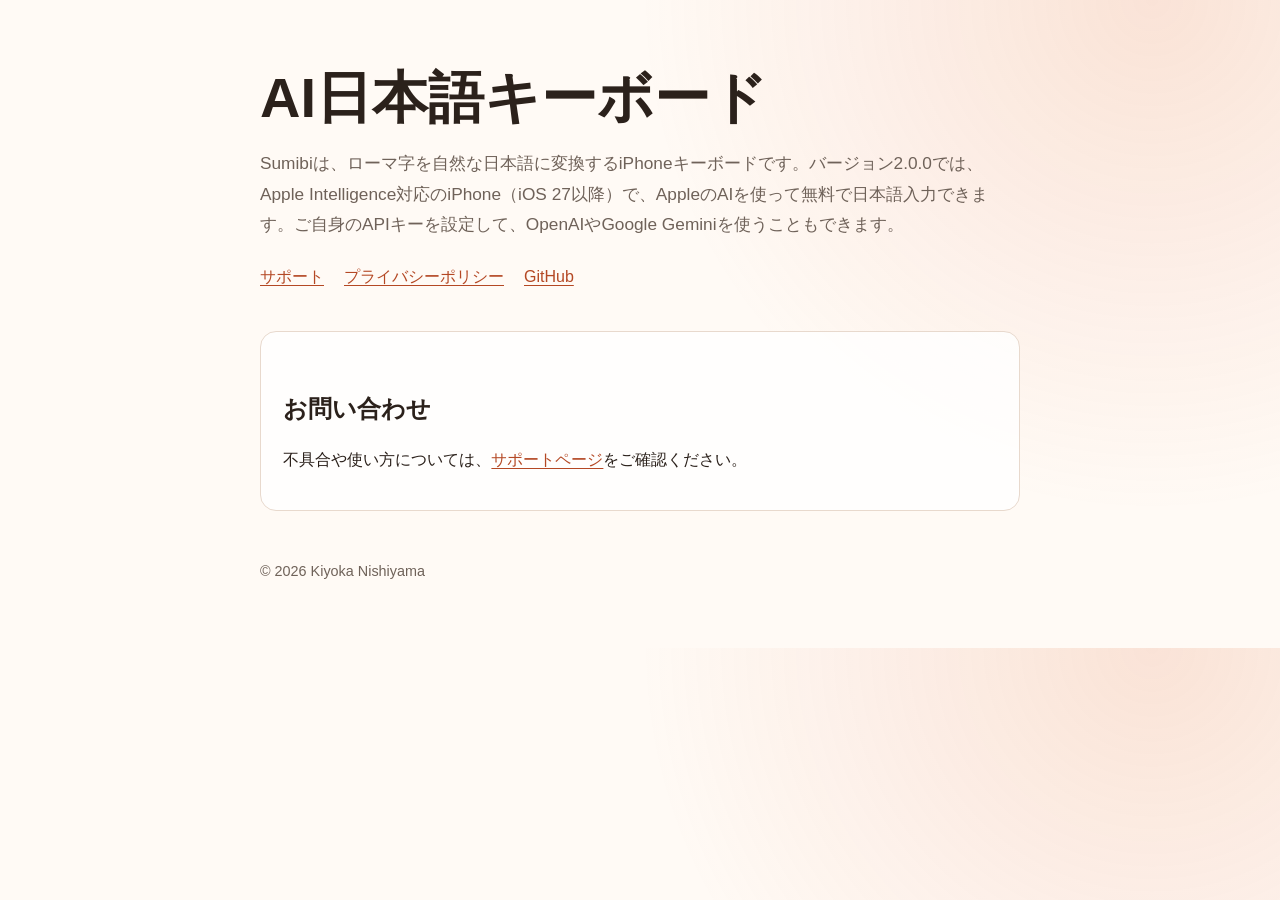
<file: docs/index.html>
<!doctype html>
<html lang="ja">
<head>
  <meta charset="utf-8">
  <meta name="viewport" content="width=device-width, initial-scale=1">
  <title>AI日本語キーボード | Sumibi</title>
  <meta name="description" content="日本語入力アプリ Sumibi のサポート情報">
  <link rel="stylesheet" href="styles.css">
</head>
<body>
<main>
  <header>
    <h1>AI日本語キーボード</h1>
    <p class="lead">Sumibiは、ローマ字を自然な日本語に変換するiPhoneキーボードです。バージョン2.0.0では、Apple Intelligence対応のiPhone（iOS 27以降）で、AppleのAIを使って無料で日本語入力できます。ご自身のAPIキーを設定して、OpenAIやGoogle Geminiを使うこともできます。</p>
    <nav aria-label="サイト内リンク">
      <a href="support.html">サポート</a>
      <a href="privacy.html">プライバシーポリシー</a>
      <a href="https://github.com/kiyoka/Sumibi-iOS">GitHub</a>
    </nav>
  </header>
  <section class="card">
    <h2>お問い合わせ</h2>
    <p>不具合や使い方については、<a href="support.html">サポートページ</a>をご確認ください。</p>
  </section>
  <footer>© 2026 Kiyoka Nishiyama</footer>
</main>
</body>
</html>
</file>
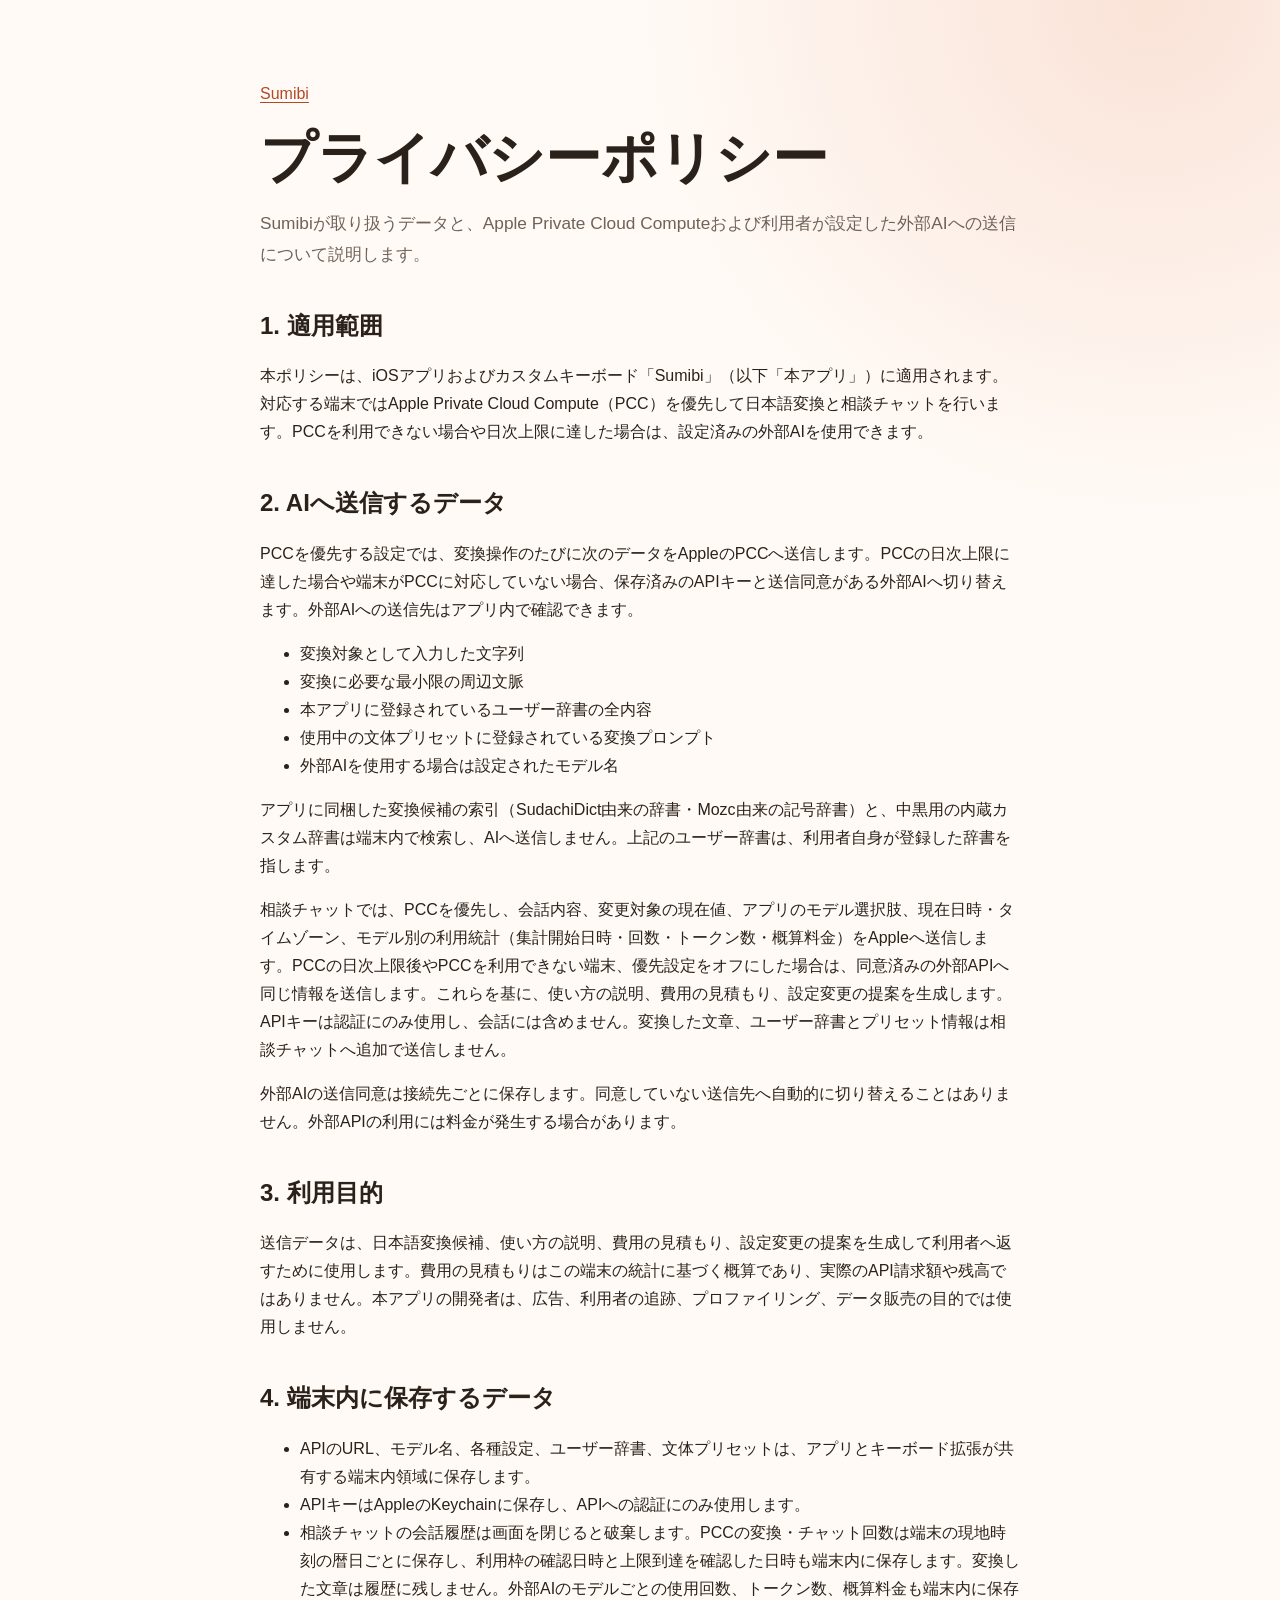
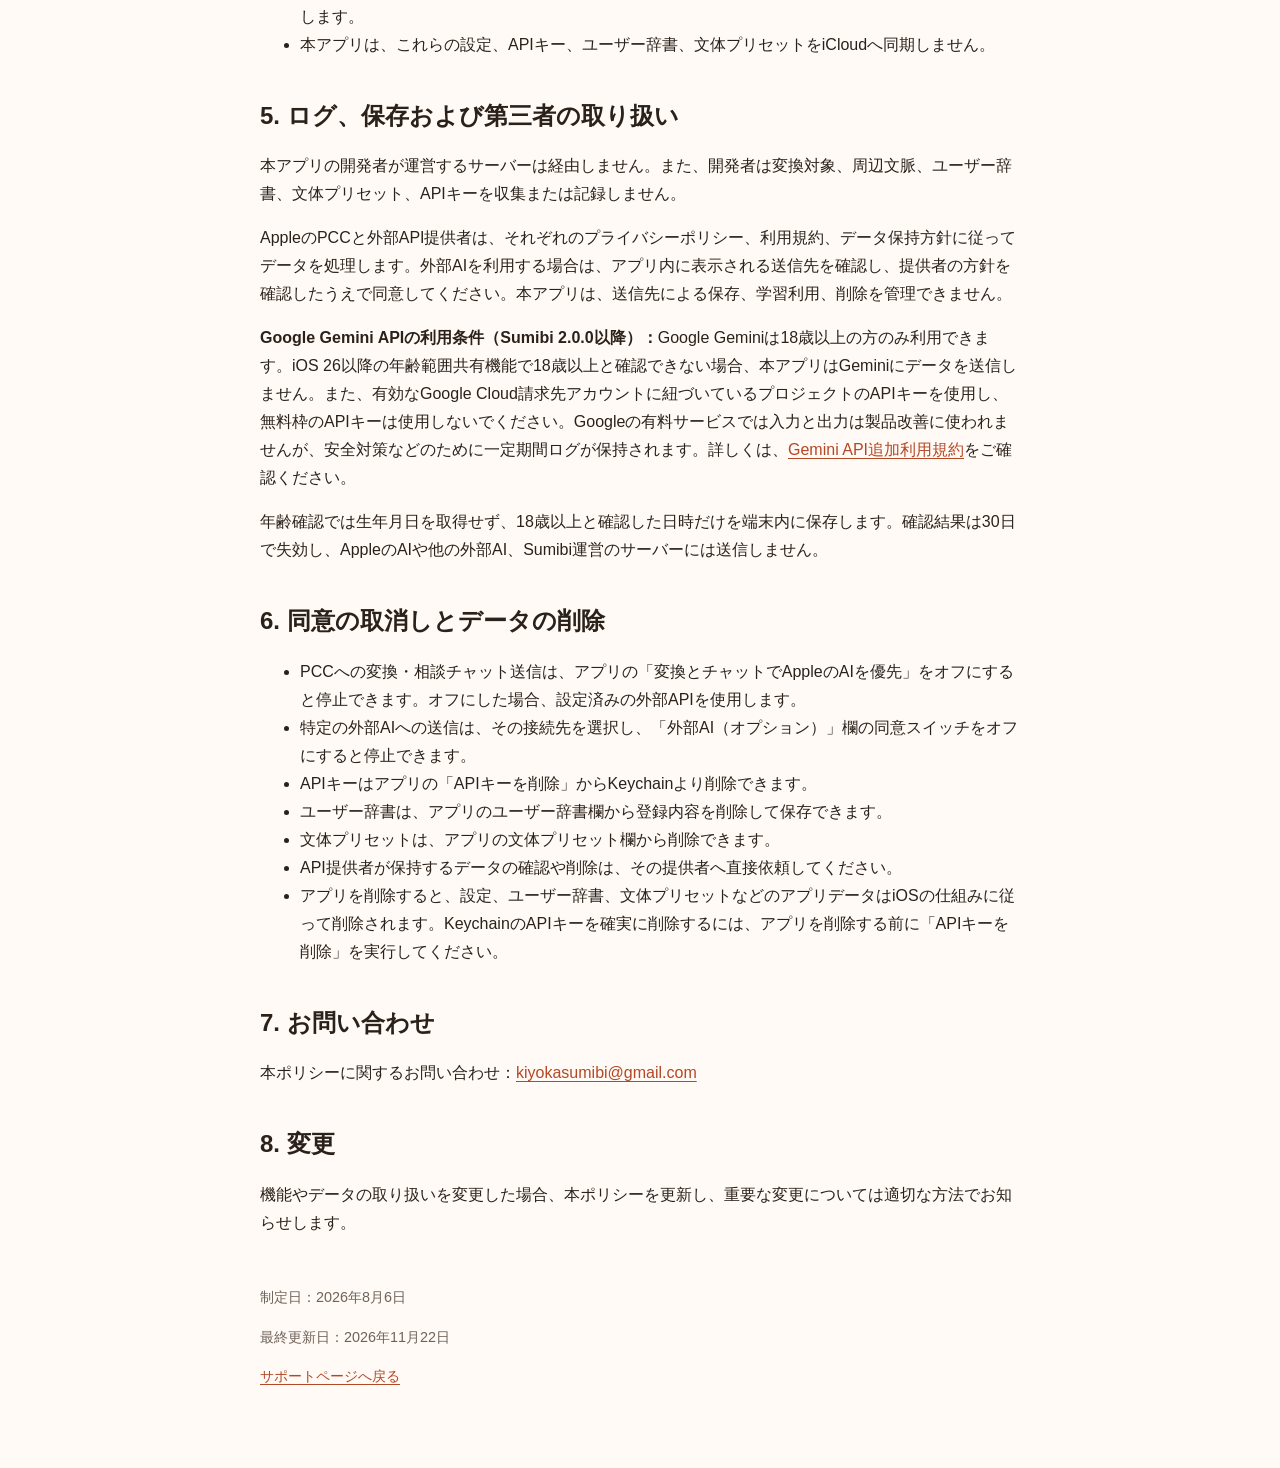
<file: docs/privacy.html>
<!doctype html>
<html lang="ja">
<head>
  <meta charset="utf-8">
  <meta name="viewport" content="width=device-width, initial-scale=1">
  <title>Sumibi プライバシーポリシー</title>
  <meta name="description" content="Sumibiのプライバシーポリシー">
  <link rel="stylesheet" href="styles.css">
</head>
<body>
<main>
  <header>
    <p><a href="index.html">Sumibi</a></p>
    <h1>プライバシーポリシー</h1>
    <p class="lead">Sumibiが取り扱うデータと、Apple Private Cloud Computeおよび利用者が設定した外部AIへの送信について説明します。</p>
  </header>

  <section>
    <h2>1. 適用範囲</h2>
    <p>本ポリシーは、iOSアプリおよびカスタムキーボード「Sumibi」（以下「本アプリ」）に適用されます。対応する端末ではApple Private Cloud Compute（PCC）を優先して日本語変換と相談チャットを行います。PCCを利用できない場合や日次上限に達した場合は、設定済みの外部AIを使用できます。</p>
  </section>

  <section>
    <h2>2. AIへ送信するデータ</h2>
    <p>PCCを優先する設定では、変換操作のたびに次のデータをAppleのPCCへ送信します。PCCの日次上限に達した場合や端末がPCCに対応していない場合、保存済みのAPIキーと送信同意がある外部AIへ切り替えます。外部AIへの送信先はアプリ内で確認できます。</p>
    <ul>
      <li>変換対象として入力した文字列</li>
      <li>変換に必要な最小限の周辺文脈</li>
      <li>本アプリに登録されているユーザー辞書の全内容</li>
      <li>使用中の文体プリセットに登録されている変換プロンプト</li>
      <li>外部AIを使用する場合は設定されたモデル名</li>
    </ul>
    <p>アプリに同梱した変換候補の索引（SudachiDict由来の辞書・Mozc由来の記号辞書）と、中黒用の内蔵カスタム辞書は端末内で検索し、AIへ送信しません。上記のユーザー辞書は、利用者自身が登録した辞書を指します。</p>
    <p>相談チャットでは、PCCを優先し、会話内容、変更対象の現在値、アプリのモデル選択肢、現在日時・タイムゾーン、モデル別の利用統計（集計開始日時・回数・トークン数・概算料金）をAppleへ送信します。PCCの日次上限後やPCCを利用できない端末、優先設定をオフにした場合は、同意済みの外部APIへ同じ情報を送信します。これらを基に、使い方の説明、費用の見積もり、設定変更の提案を生成します。APIキーは認証にのみ使用し、会話には含めません。変換した文章、ユーザー辞書とプリセット情報は相談チャットへ追加で送信しません。</p>
    <p>外部AIの送信同意は接続先ごとに保存します。同意していない送信先へ自動的に切り替えることはありません。外部APIの利用には料金が発生する場合があります。</p>
  </section>

  <section>
    <h2>3. 利用目的</h2>
    <p>送信データは、日本語変換候補、使い方の説明、費用の見積もり、設定変更の提案を生成して利用者へ返すために使用します。費用の見積もりはこの端末の統計に基づく概算であり、実際のAPI請求額や残高ではありません。本アプリの開発者は、広告、利用者の追跡、プロファイリング、データ販売の目的では使用しません。</p>
  </section>

  <section>
    <h2>4. 端末内に保存するデータ</h2>
    <ul>
      <li>APIのURL、モデル名、各種設定、ユーザー辞書、文体プリセットは、アプリとキーボード拡張が共有する端末内領域に保存します。</li>
      <li>APIキーはAppleのKeychainに保存し、APIへの認証にのみ使用します。</li>
      <li>相談チャットの会話履歴は画面を閉じると破棄します。PCCの変換・チャット回数は端末の現地時刻の暦日ごとに保存し、利用枠の確認日時と上限到達を確認した日時も端末内に保存します。変換した文章は履歴に残しません。外部AIのモデルごとの使用回数、トークン数、概算料金も端末内に保存します。</li>
      <li>本アプリは、これらの設定、APIキー、ユーザー辞書、文体プリセットをiCloudへ同期しません。</li>
    </ul>
  </section>

  <section>
    <h2>5. ログ、保存および第三者の取り扱い</h2>
    <p>本アプリの開発者が運営するサーバーは経由しません。また、開発者は変換対象、周辺文脈、ユーザー辞書、文体プリセット、APIキーを収集または記録しません。</p>
    <p>AppleのPCCと外部API提供者は、それぞれのプライバシーポリシー、利用規約、データ保持方針に従ってデータを処理します。外部AIを利用する場合は、アプリ内に表示される送信先を確認し、提供者の方針を確認したうえで同意してください。本アプリは、送信先による保存、学習利用、削除を管理できません。</p>
    <p><strong>Google Gemini APIの利用条件（Sumibi 2.0.0以降）：</strong>Google Geminiは18歳以上の方のみ利用できます。iOS 26以降の年齢範囲共有機能で18歳以上と確認できない場合、本アプリはGeminiにデータを送信しません。また、有効なGoogle Cloud請求先アカウントに紐づいているプロジェクトのAPIキーを使用し、無料枠のAPIキーは使用しないでください。Googleの有料サービスでは入力と出力は製品改善に使われませんが、安全対策などのために一定期間ログが保持されます。詳しくは、<a href="https://ai.google.dev/gemini-api/terms">Gemini API追加利用規約</a>をご確認ください。</p>
    <p>年齢確認では生年月日を取得せず、18歳以上と確認した日時だけを端末内に保存します。確認結果は30日で失効し、AppleのAIや他の外部AI、Sumibi運営のサーバーには送信しません。</p>
  </section>

  <section>
    <h2>6. 同意の取消しとデータの削除</h2>
    <ul>
      <li>PCCへの変換・相談チャット送信は、アプリの「変換とチャットでAppleのAIを優先」をオフにすると停止できます。オフにした場合、設定済みの外部APIを使用します。</li>
      <li>特定の外部AIへの送信は、その接続先を選択し、「外部AI（オプション）」欄の同意スイッチをオフにすると停止できます。</li>
      <li>APIキーはアプリの「APIキーを削除」からKeychainより削除できます。</li>
      <li>ユーザー辞書は、アプリのユーザー辞書欄から登録内容を削除して保存できます。</li>
      <li>文体プリセットは、アプリの文体プリセット欄から削除できます。</li>
      <li>API提供者が保持するデータの確認や削除は、その提供者へ直接依頼してください。</li>
      <li>アプリを削除すると、設定、ユーザー辞書、文体プリセットなどのアプリデータはiOSの仕組みに従って削除されます。KeychainのAPIキーを確実に削除するには、アプリを削除する前に「APIキーを削除」を実行してください。</li>
    </ul>
  </section>

  <section>
    <h2>7. お問い合わせ</h2>
    <p>本ポリシーに関するお問い合わせ：<a href="mailto:kiyokasumibi@gmail.com">kiyokasumibi@gmail.com</a></p>
  </section>

  <section>
    <h2>8. 変更</h2>
    <p>機能やデータの取り扱いを変更した場合、本ポリシーを更新し、重要な変更については適切な方法でお知らせします。</p>
  </section>

  <footer>
    <p>制定日：2026年8月6日</p>
    <p>最終更新日：2026年11月22日</p>
    <p><a href="support.html">サポートページへ戻る</a></p>
  </footer>
</main>
</body>
</html>
</file>
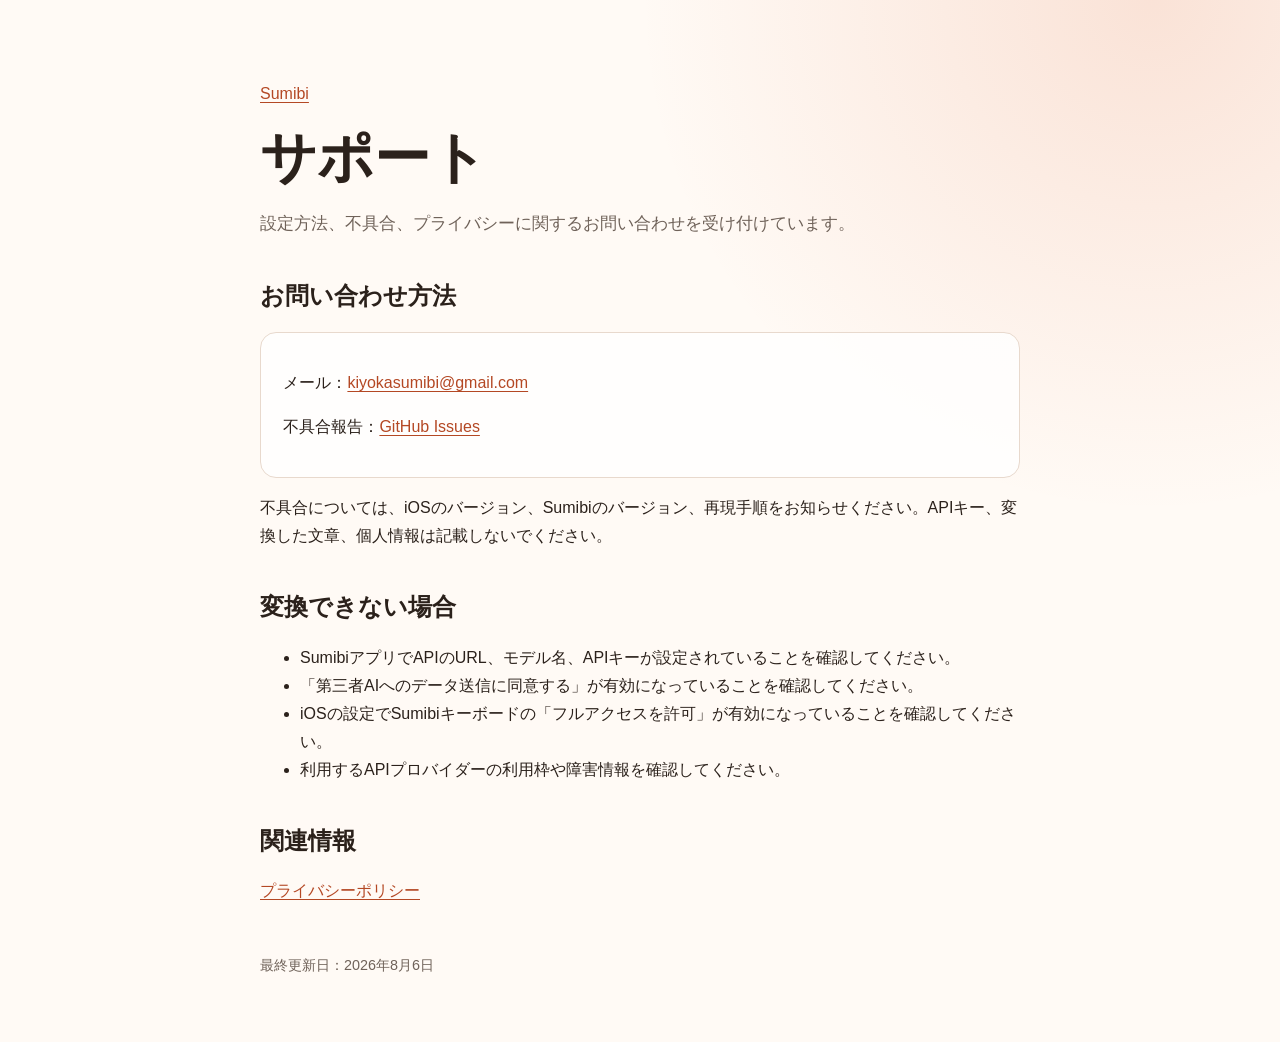
<file: docs/support.html>
<!doctype html>
<html lang="ja">
<head>
  <meta charset="utf-8">
  <meta name="viewport" content="width=device-width, initial-scale=1">
  <title>Sumibi サポート</title>
  <meta name="description" content="Sumibiのサポートとお問い合わせ方法">
  <link rel="stylesheet" href="styles.css">
</head>
<body>
<main>
  <header>
    <p><a href="index.html">Sumibi</a></p>
    <h1>サポート</h1>
    <p class="lead">設定方法、不具合、プライバシーに関するお問い合わせを受け付けています。</p>
  </header>

  <section>
    <h2>お問い合わせ方法</h2>
    <div class="card">
      <p>メール：<a href="mailto:kiyokasumibi@gmail.com">kiyokasumibi@gmail.com</a></p>
      <p>不具合報告：<a href="https://github.com/kiyoka/Sumibi-iOS/issues">GitHub Issues</a></p>
    </div>
    <p>不具合については、iOSのバージョン、Sumibiのバージョン、再現手順をお知らせください。APIキー、変換した文章、個人情報は記載しないでください。</p>
  </section>

  <section>
    <h2>変換できない場合</h2>
    <ul>
      <li>SumibiアプリでAPIのURL、モデル名、APIキーが設定されていることを確認してください。</li>
      <li>「第三者AIへのデータ送信に同意する」が有効になっていることを確認してください。</li>
      <li>iOSの設定でSumibiキーボードの「フルアクセスを許可」が有効になっていることを確認してください。</li>
      <li>利用するAPIプロバイダーの利用枠や障害情報を確認してください。</li>
    </ul>
  </section>

  <section>
    <h2>関連情報</h2>
    <p><a href="privacy.html">プライバシーポリシー</a></p>
  </section>
  <footer>最終更新日：2026年8月6日</footer>
</main>
</body>
</html>
</file>
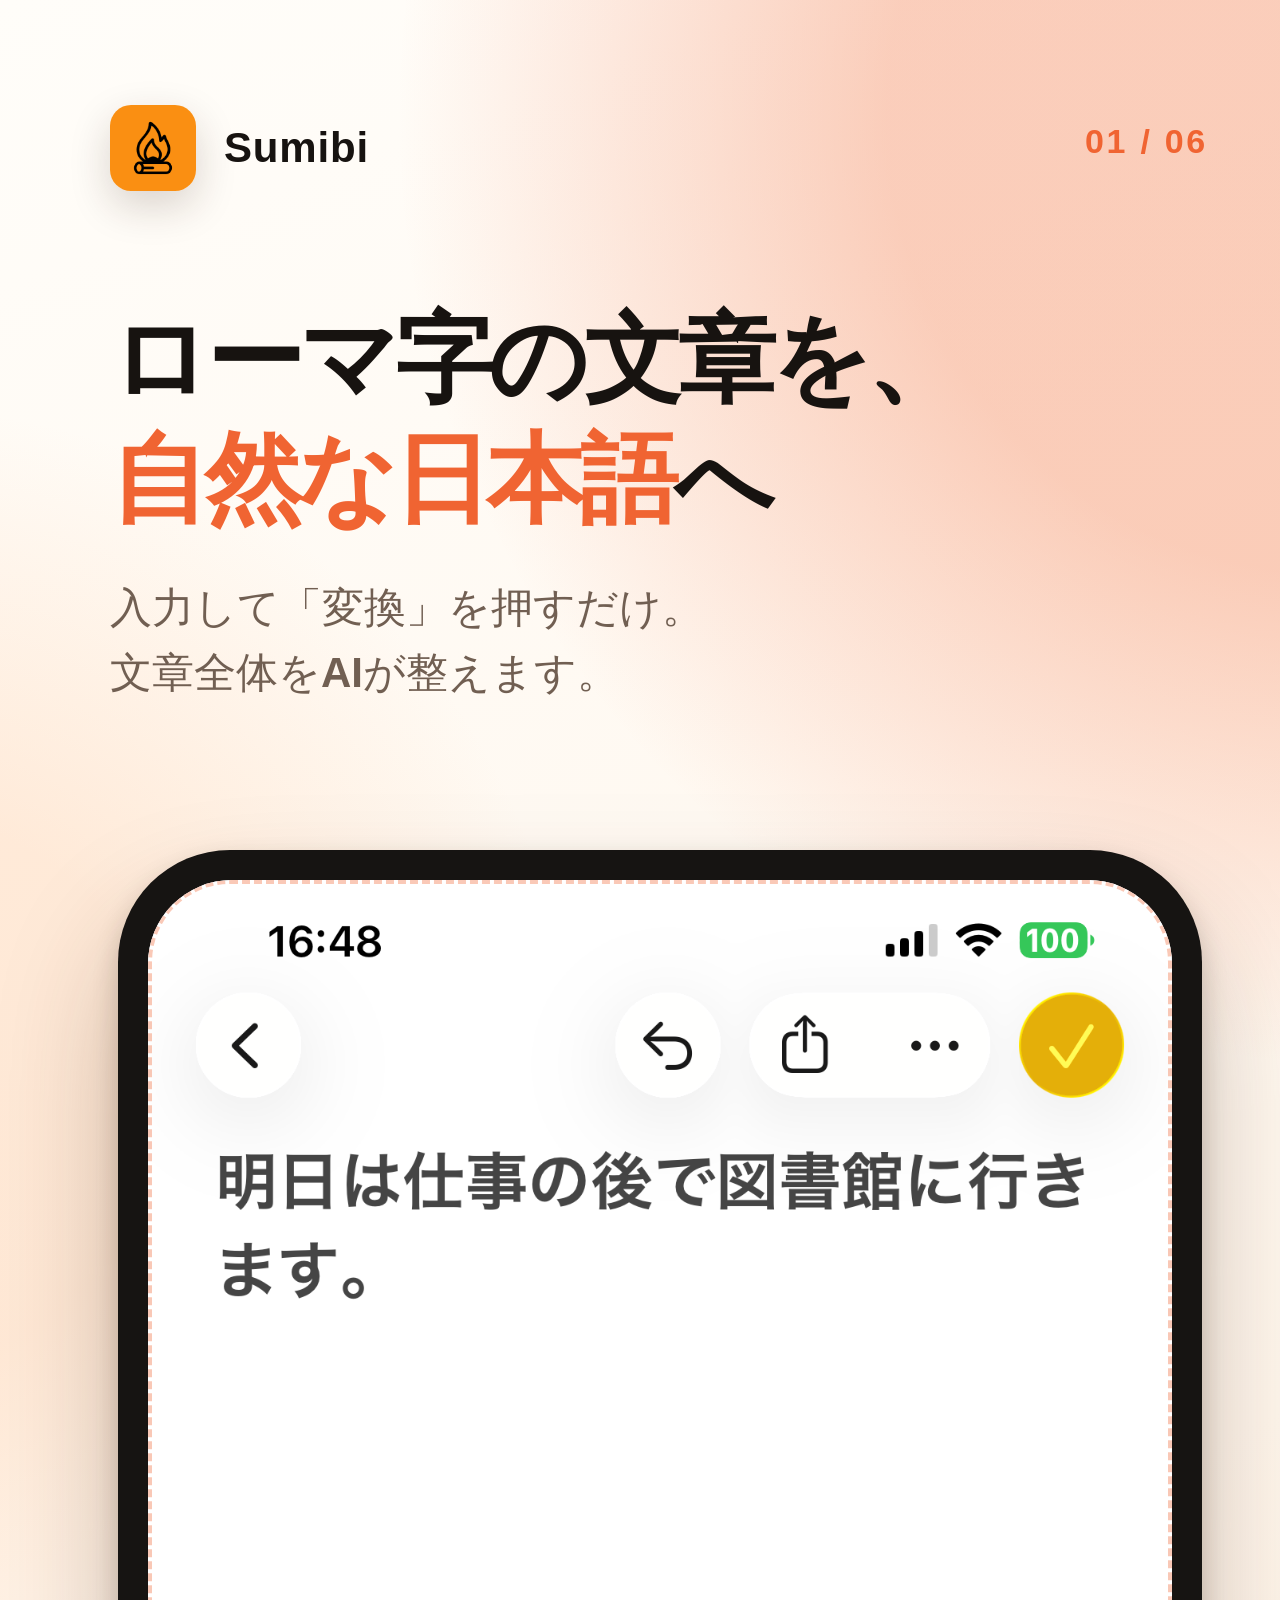
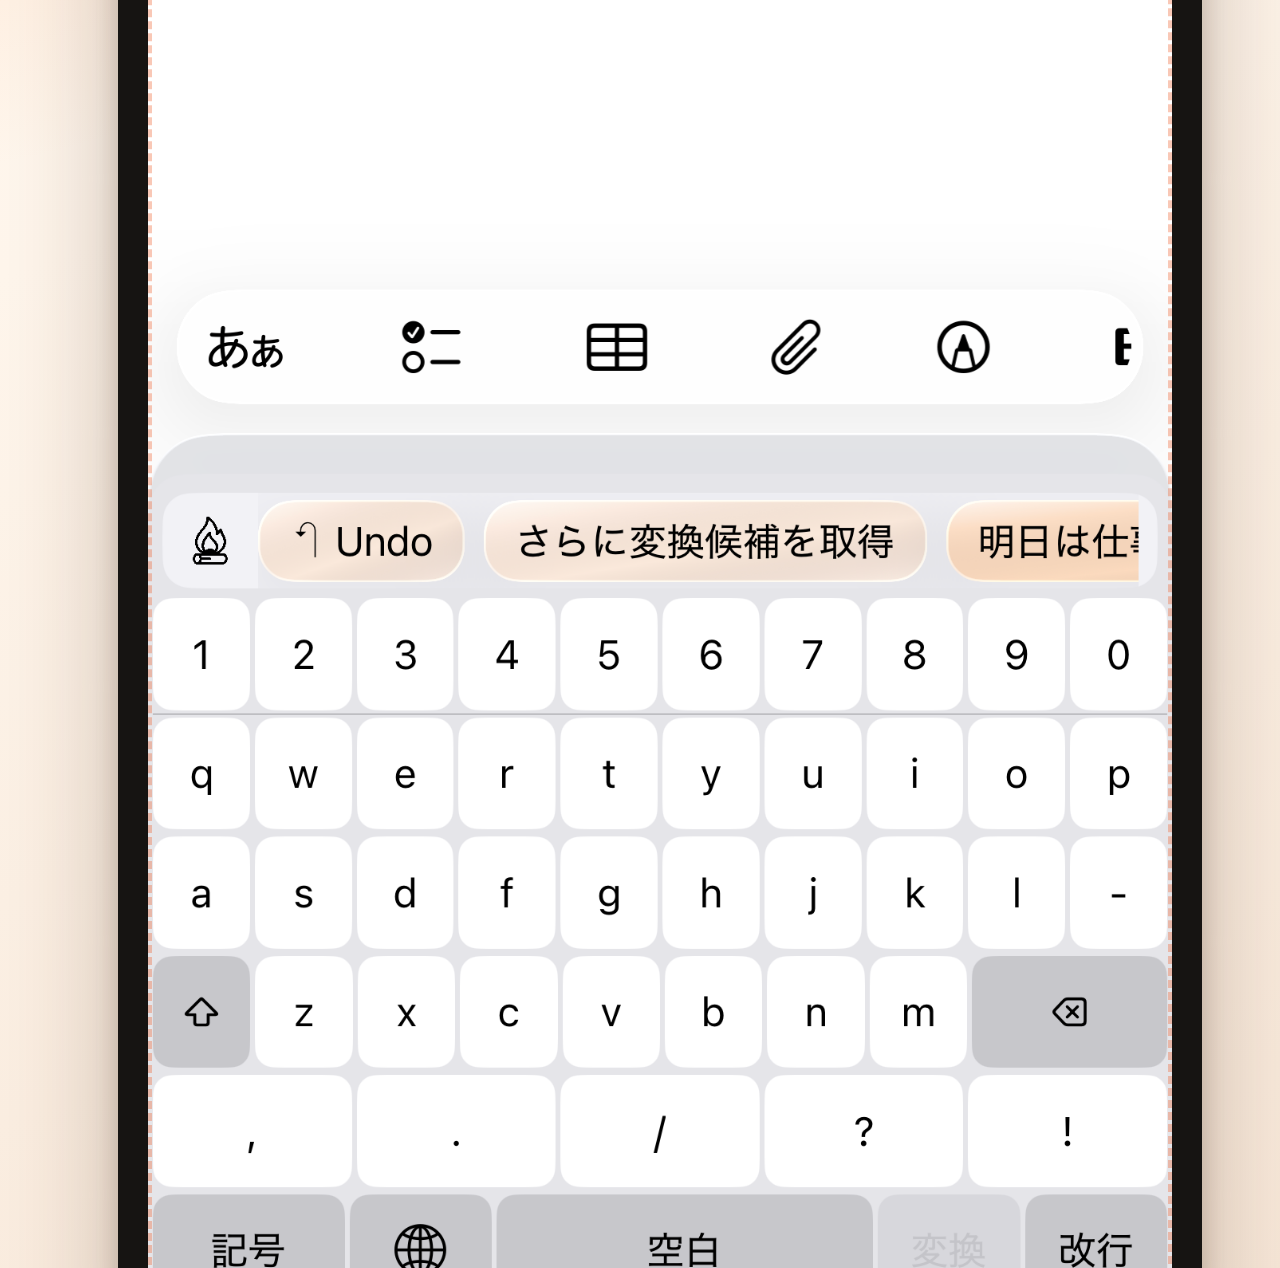
<file: docs/app-store-screenshots/template.html>
<!doctype html>
<html lang="ja">
<head>
  <meta charset="utf-8">
  <meta name="viewport" content="width=1320, initial-scale=1">
  <title>Sumibi App Store Screenshot Template</title>
  <style>
    :root {
      --ink: #171310;
      --paper: #fffaf4;
      --ember: #f06432;
      --ember-light: #ffb178;
      --muted: #715f52;
    }

    * { box-sizing: border-box; }

    html, body {
      width: 1320px;
      height: 2868px;
      margin: 0;
      overflow: hidden;
      background: var(--paper);
      color: var(--ink);
      font-family: -apple-system, BlinkMacSystemFont, "Hiragino Sans", "Yu Gothic", sans-serif;
    }

    .artboard {
      position: relative;
      width: 1320px;
      height: 2868px;
      overflow: hidden;
      background:
        radial-gradient(circle at 102% 4%, rgba(240, 100, 50, .30) 0 15%, transparent 31%),
        radial-gradient(circle at -8% 38%, rgba(255, 177, 120, .22) 0 12%, transparent 30%),
        linear-gradient(160deg, #fffdf9 0%, #fff6ec 56%, #f8e8d9 100%);
    }

    .brand {
      position: absolute;
      top: 105px;
      left: 110px;
      display: flex;
      align-items: center;
      gap: 28px;
      font-size: 42px;
      font-weight: 760;
      letter-spacing: .02em;
    }

    .brand img {
      width: 86px;
      height: 86px;
      border-radius: 21px;
      box-shadow: 0 15px 40px rgba(51, 29, 16, .18);
    }

    .number {
      position: absolute;
      top: 122px;
      right: 112px;
      color: var(--ember);
      font-size: 34px;
      font-weight: 750;
      letter-spacing: .08em;
    }

    .copy {
      position: absolute;
      top: 300px;
      left: 110px;
      width: 1100px;
      z-index: 2;
    }

    h1 {
      margin: 0;
      max-width: 1080px;
      font-size: 98px;
      line-height: 1.22;
      letter-spacing: -.045em;
      font-weight: 830;
      white-space: pre-line;
    }

    .accent { color: var(--ember); }

    .supporting {
      margin-top: 36px;
      max-width: 1050px;
      color: var(--muted);
      font-size: 42px;
      line-height: 1.55;
      font-weight: 560;
      white-space: pre-line;
    }

    .phone {
      position: absolute;
      top: 850px;
      left: 118px;
      width: 1084px;
      height: 2185px;
      padding: 30px;
      border-radius: 112px;
      background: #161412;
      box-shadow: 0 70px 120px rgba(69, 42, 24, .27), 0 12px 26px rgba(42, 24, 13, .20);
    }

    .screen {
      position: relative;
      width: 100%;
      height: 100%;
      overflow: hidden;
      border-radius: 84px;
      background: #f2f1f6;
    }

    .capture {
      width: 100%;
      height: 100%;
      object-fit: cover;
      object-position: top center;
      display: block;
    }

    .placeholder {
      position: absolute;
      inset: 0;
      display: grid;
      place-items: center;
      padding: 120px;
      text-align: center;
      background:
        linear-gradient(145deg, rgba(255,255,255,.96), rgba(244,239,232,.98)),
        repeating-linear-gradient(45deg, transparent 0 24px, rgba(240,100,50,.08) 24px 48px);
    }

    .placeholder strong {
      display: block;
      margin-bottom: 24px;
      color: var(--ember);
      font-size: 55px;
      line-height: 1.35;
    }

    .placeholder span {
      display: block;
      color: var(--muted);
      font-size: 34px;
      line-height: 1.55;
      white-space: pre-line;
    }

    .safe-zone {
      position: absolute;
      inset: 0;
      border: 4px dashed rgba(240, 100, 50, .35);
      border-radius: 82px;
      pointer-events: none;
    }

    .lang-en h1 {
      font-size: 82px;
      line-height: 1.16;
      letter-spacing: -.035em;
    }

    .lang-en .supporting {
      font-size: 38px;
      line-height: 1.48;
    }
  </style>
</head>
<body>
  <main class="artboard">
    <div class="brand">
      <img src="../../SumibiApp/Assets.xcassets/AppIcon.appiconset/AppIcon.png" alt="">
      <span>Sumibi</span>
    </div>
    <div class="number" id="number"></div>
    <section class="copy">
      <h1 id="headline"></h1>
      <p class="supporting" id="supporting"></p>
    </section>
    <section class="phone" aria-label="iPhone画面の差し替え領域">
      <div class="screen">
        <img class="capture" id="capture" alt="">
        <div class="placeholder" id="placeholder">
          <div>
            <strong id="placeholder-title"></strong>
            <span id="placeholder-detail"></span>
          </div>
        </div>
        <div class="safe-zone"></div>
      </div>
    </section>
  </main>

  <script>
    const jaSlides = [
      {
        headline: 'ローマ字の文章を、\n<span class="accent">自然な日本語</span>へ',
        supporting: '入力して「変換」を押すだけ。\n文章全体をAIが整えます。',
        capture: 'captures/01-natural-japanese.png',
        placeholderTitle: '変換結果を撮影',
        placeholderDetail: 'メモアプリ + Sumibiキーボード\n自然な日本語への変換後を表示'
      },
      {
        headline: '<span class="accent">英字QWERTY</span>の\n1画面で入力',
        supporting: 'かな入力用キーボードへの\n切り替えは不要です。',
        capture: 'captures/02-qwerty-input.png',
        placeholderTitle: '入力途中を撮影',
        placeholderDetail: '数字段・英字キー・変換キーを表示\nsumibi yakiniku ga sukidesu .'
      },
      {
        headline: '候補から、\n<span class="accent">好みの表現</span>を選択',
        supporting: '同じ読みの候補を見渡し、\n意図に合う表現を選べます。',
        capture: 'captures/03-candidates.png',
        placeholderTitle: '候補バーを撮影',
        placeholderDetail: 'osameru の追加候補を取得\n収める・納める・治める・修めるを表示'
      },
      {
        headline: '選んだ範囲だけを\n<span class="accent">AI変換</span>',
        supporting: '英文はそのまま残して、\n選択したローマ字だけを変換できます。',
        capture: 'captures/04-range-conversion.png',
        placeholderTitle: '範囲変換を撮影',
        placeholderDetail: '英文中のローマ字部分を選択\n「範囲を変換」キーも表示'
      },
      {
        headline: '出力言語をプリセットで\n<span class="accent">切り替え</span>',
        supporting: '追加指示を保存して、\n用途に合わせた変換を試せます。',
        capture: 'captures/05-writing-style-preset.png',
        placeholderTitle: 'プリセット比較を撮影',
        placeholderDetail: '韓国語プリセットを選択し\n設定なし／ありの比較結果を表示'
      },
      {
        headline: '記号一覧も、\n<span class="accent">ワンタップ</span>で',
        supporting: 'よく使う記号を3段で表示。\n入力中もキーボードを切り替えません。',
        capture: 'captures/06-symbol-panel.png',
        placeholderTitle: '記号一覧を撮影',
        placeholderDetail: '「記号」をタップしてパネルを展開\n記号3段とQWERTYを同時に表示'
      }
    ];

    const enSlides = [
      {
        headline: 'Turn romaji into\n<span class="accent">natural Japanese</span>',
        supporting: 'Type in romaji and tap Convert.\nAI reshapes it into natural Japanese.',
        capture: 'captures/01-natural-japanese.png',
        placeholderTitle: 'Capture the converted result',
        placeholderDetail: 'Notes + Sumibi keyboard\nShow the natural Japanese output'
      },
      {
        headline: 'One <span class="accent">QWERTY layout</span>\nfor English and Japanese',
        supporting: 'Enter both languages without\nswitching keyboard layouts.',
        capture: 'captures/02-qwerty-input.png',
        placeholderTitle: 'Capture romaji input',
        placeholderDetail: 'Show the number row, QWERTY keys,\nand the Convert key'
      },
      {
        headline: 'Choose the expression\nyou <span class="accent">mean</span>',
        supporting: 'See homophones at a glance\nand pick the one that fits.',
        capture: 'captures/03-candidates.png',
        placeholderTitle: 'Capture conversion candidates',
        placeholderDetail: 'Show multiple osameru candidates\nin the candidate bar'
      },
      {
        headline: 'Convert only\nthe text <span class="accent">you select</span>',
        supporting: 'Keep the English text and convert\nonly the selected romaji.',
        capture: 'captures/04-range-conversion.png',
        placeholderTitle: 'Capture selected-text conversion',
        placeholderDetail: 'Select romaji inside an English sentence\nand show the range conversion key'
      },
      {
        headline: 'Switch output languages\nwith <span class="accent">presets</span>',
        supporting: 'Save extra instructions and compare\nthe result before using them.',
        capture: 'captures/05-writing-style-preset.png',
        placeholderTitle: 'Capture a preset comparison',
        placeholderDetail: 'Compare the default output\nwith the Korean preset'
      },
      {
        headline: '<span class="accent">Symbols</span>,\none tap away',
        supporting: 'Open three rows of common symbols\nwithout leaving QWERTY.',
        capture: 'captures/06-symbol-panel.png',
        placeholderTitle: 'Capture the symbol panel',
        placeholderDetail: 'Show three symbol rows\ntogether with the QWERTY keys'
      }
    ];

    const locale = new URLSearchParams(location.search).get('lang') === 'en' ? 'en' : 'ja';
    const slides = locale === 'en' ? enSlides : jaSlides;
    document.documentElement.lang = locale;
    document.body.classList.toggle('lang-en', locale === 'en');

    const requested = Number(new URLSearchParams(location.search).get('slide') || '1');
    const index = Math.min(Math.max(requested, 1), slides.length) - 1;
    const slide = slides[index];
    document.getElementById('number').textContent = String(index + 1).padStart(2, '0') + ' / 06';
    document.getElementById('headline').innerHTML = slide.headline;
    document.getElementById('supporting').textContent = slide.supporting;
    document.getElementById('placeholder-title').textContent = slide.placeholderTitle;
    document.getElementById('placeholder-detail').textContent = slide.placeholderDetail;

    const capture = document.getElementById('capture');
    const placeholder = document.getElementById('placeholder');
    capture.addEventListener('load', () => { placeholder.style.display = 'none'; });
    capture.addEventListener('error', () => { capture.style.display = 'none'; });
    capture.src = slide.capture;
  </script>
</body>
</html>
</file>
<file: docs/styles.css>
:root {
  color-scheme: light dark;
  --background: #fffaf5;
  --surface: rgba(255, 255, 255, 0.82);
  --text: #2b211b;
  --muted: #6f6259;
  --accent: #b44824;
  --border: #e8d9cd;
}

@media (prefers-color-scheme: dark) {
  :root {
    --background: #1d1815;
    --surface: rgba(45, 36, 31, 0.9);
    --text: #fff5ec;
    --muted: #cbb9ab;
    --accent: #ff9a70;
    --border: #5a463a;
  }
}

* { box-sizing: border-box; }

body {
  margin: 0;
  background:
    radial-gradient(circle at 90% 0%, rgba(224, 104, 57, 0.16), transparent 32rem),
    var(--background);
  color: var(--text);
  font-family: -apple-system, BlinkMacSystemFont, "Hiragino Sans", "Yu Gothic", sans-serif;
  line-height: 1.75;
}

main {
  width: min(100% - 2rem, 760px);
  margin: 0 auto;
  padding: 4rem 0;
}

header { margin-bottom: 2.5rem; }
h1 { margin: 0 0 0.5rem; font-size: clamp(2rem, 7vw, 3.5rem); line-height: 1.2; }
h2 { margin-top: 2.5rem; line-height: 1.4; }
p, li { overflow-wrap: anywhere; }
.lead { color: var(--muted); font-size: 1.08rem; }
.card {
  margin: 1rem 0;
  padding: 1.25rem 1.4rem;
  background: var(--surface);
  border: 1px solid var(--border);
  border-radius: 16px;
}
a { color: var(--accent); text-underline-offset: 0.2em; }
nav { display: flex; flex-wrap: wrap; gap: 0.75rem 1.25rem; margin-top: 1.5rem; }
footer { margin-top: 3rem; color: var(--muted); font-size: 0.9rem; }
code { font-family: ui-monospace, SFMono-Regular, Menlo, monospace; }
</file>
